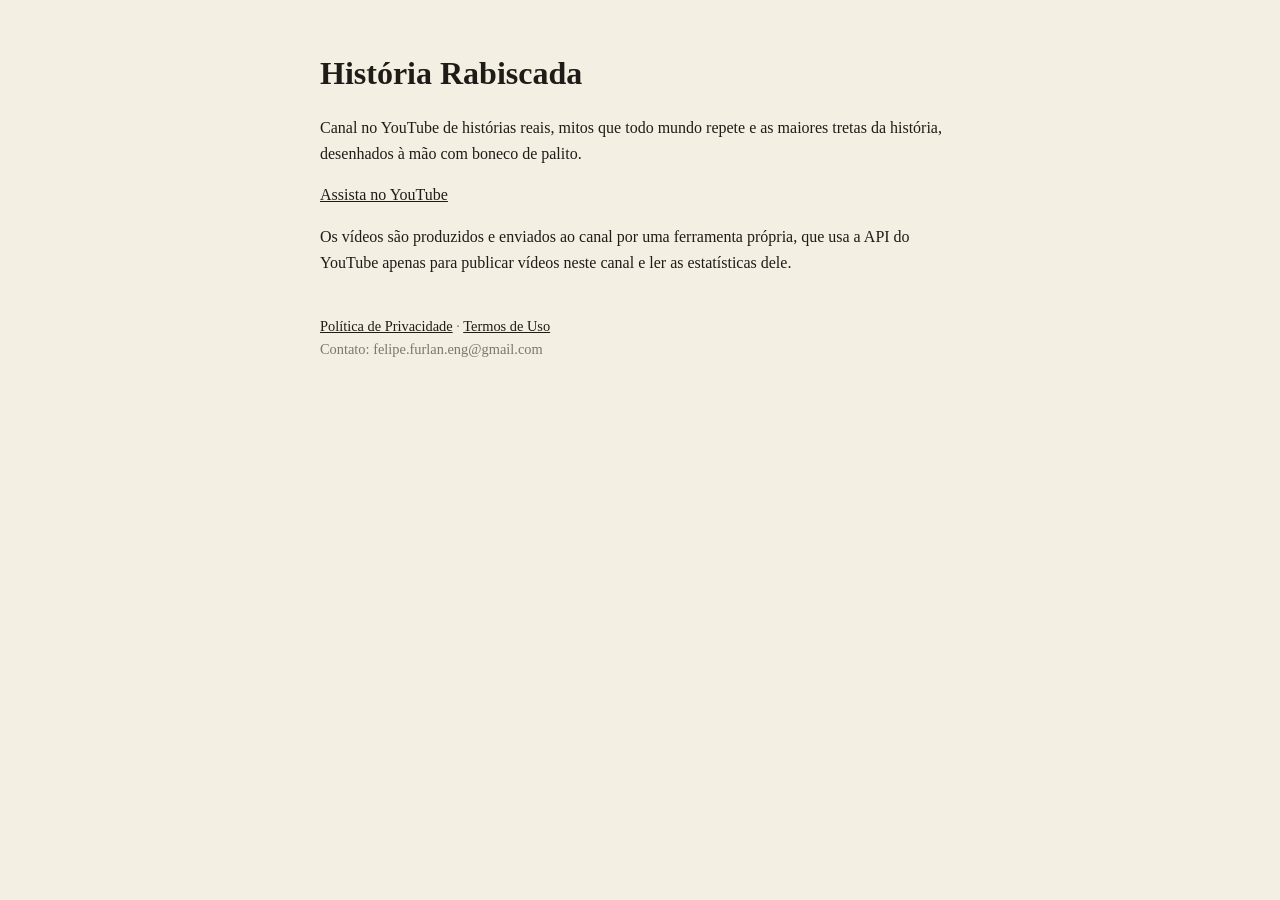
<file: historia-rabiscada/index.html>
<!doctype html>
<html lang="pt-BR">
<head>
<meta charset="utf-8">
<meta name="viewport" content="width=device-width, initial-scale=1">
<title>História Rabiscada</title>
<style>
  body{margin:0;background:#f4efe3;color:#1f1c18;font-family:Georgia,serif;line-height:1.6}
  main{max-width:640px;margin:0 auto;padding:48px 20px}
  h1{font-size:2rem;margin:0 0 8px}
  a{color:#1f1c18}
  footer{margin-top:40px;font-size:.9rem;color:#7d776c}
</style>
</head>
<body>
<main>
  <h1>História Rabiscada</h1>
  <p>Canal no YouTube de histórias reais, mitos que todo mundo repete e as maiores tretas da história, desenhados à mão com boneco de palito.</p>
  <p><a href="https://www.youtube.com/@rabiscodahistoria">Assista no YouTube</a></p>
  <p>Os vídeos são produzidos e enviados ao canal por uma ferramenta própria, que usa a API do YouTube apenas para publicar vídeos neste canal e ler as estatísticas dele.</p>
  <footer>
    <a href="privacidade.html">Política de Privacidade</a> · <a href="termos.html">Termos de Uso</a><br>
    Contato: felipe.furlan.eng@gmail.com
  </footer>
</main>
</body>
</html>
</file>
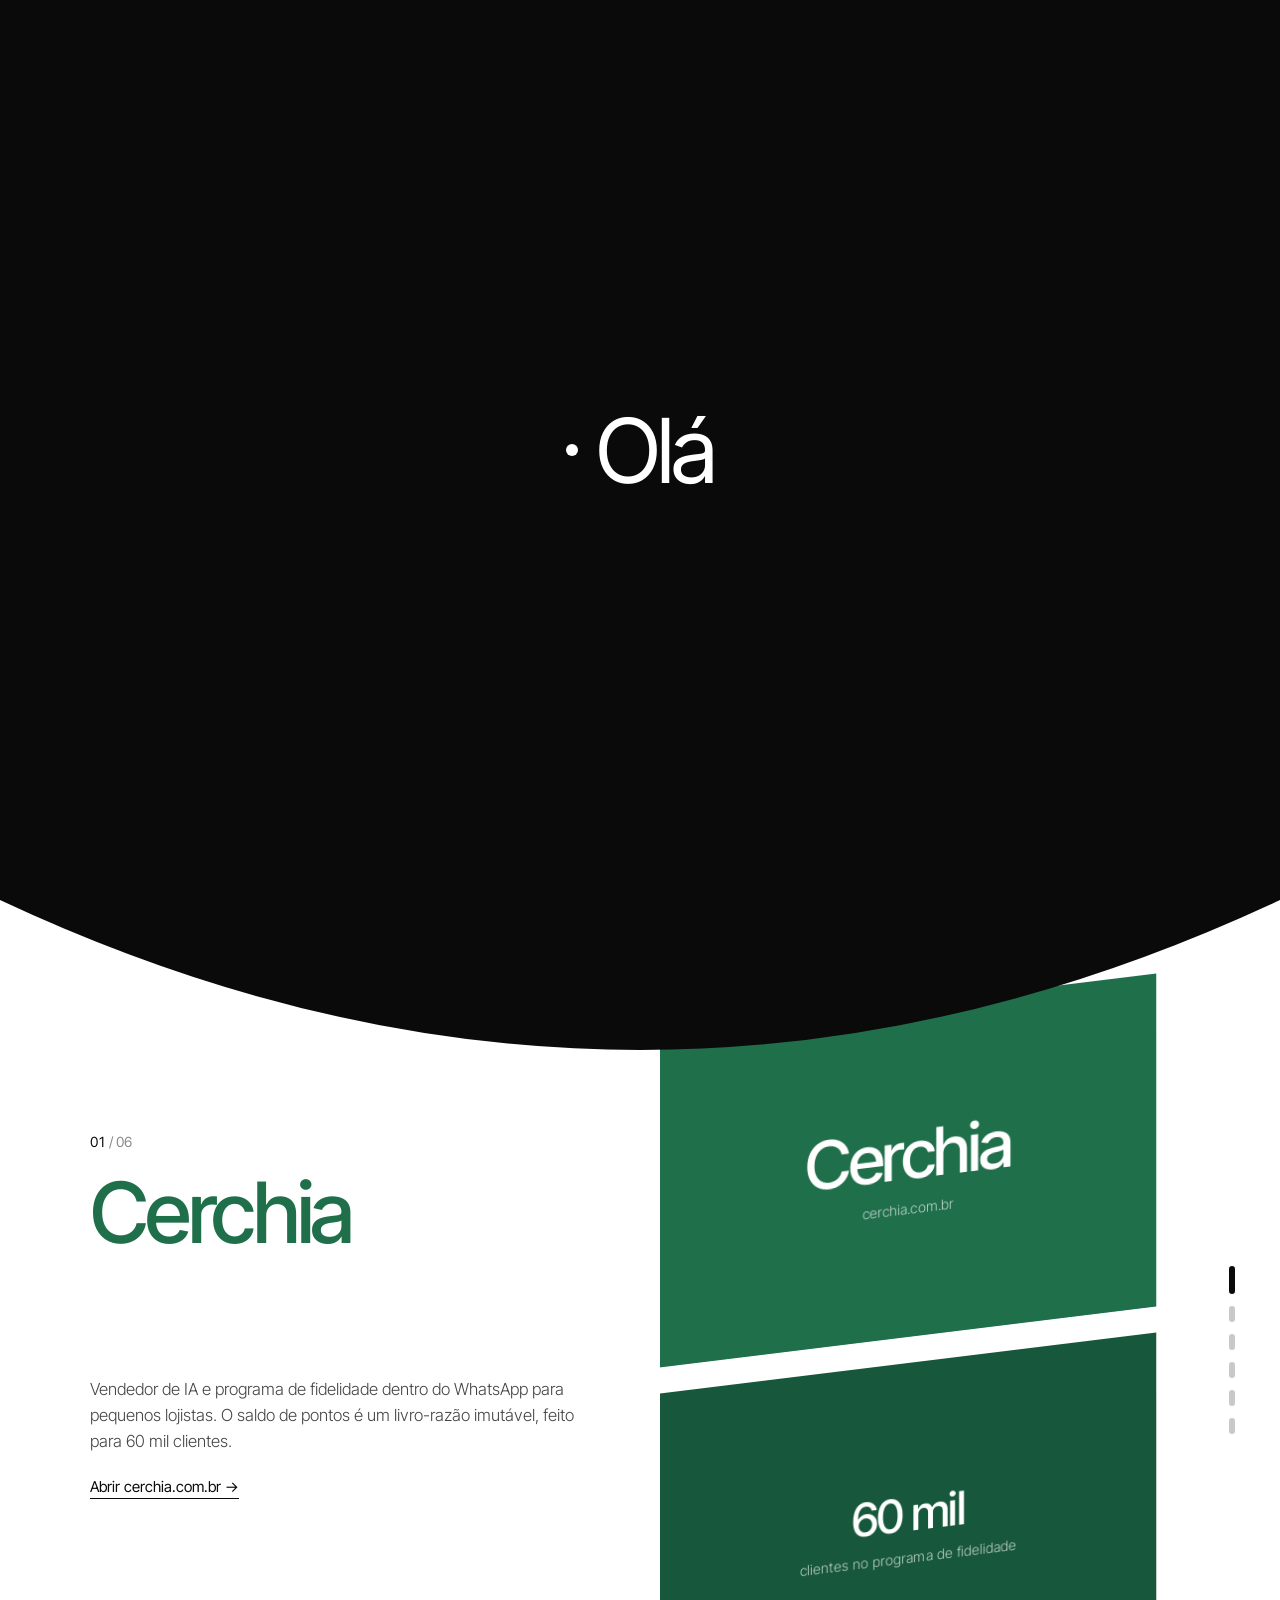
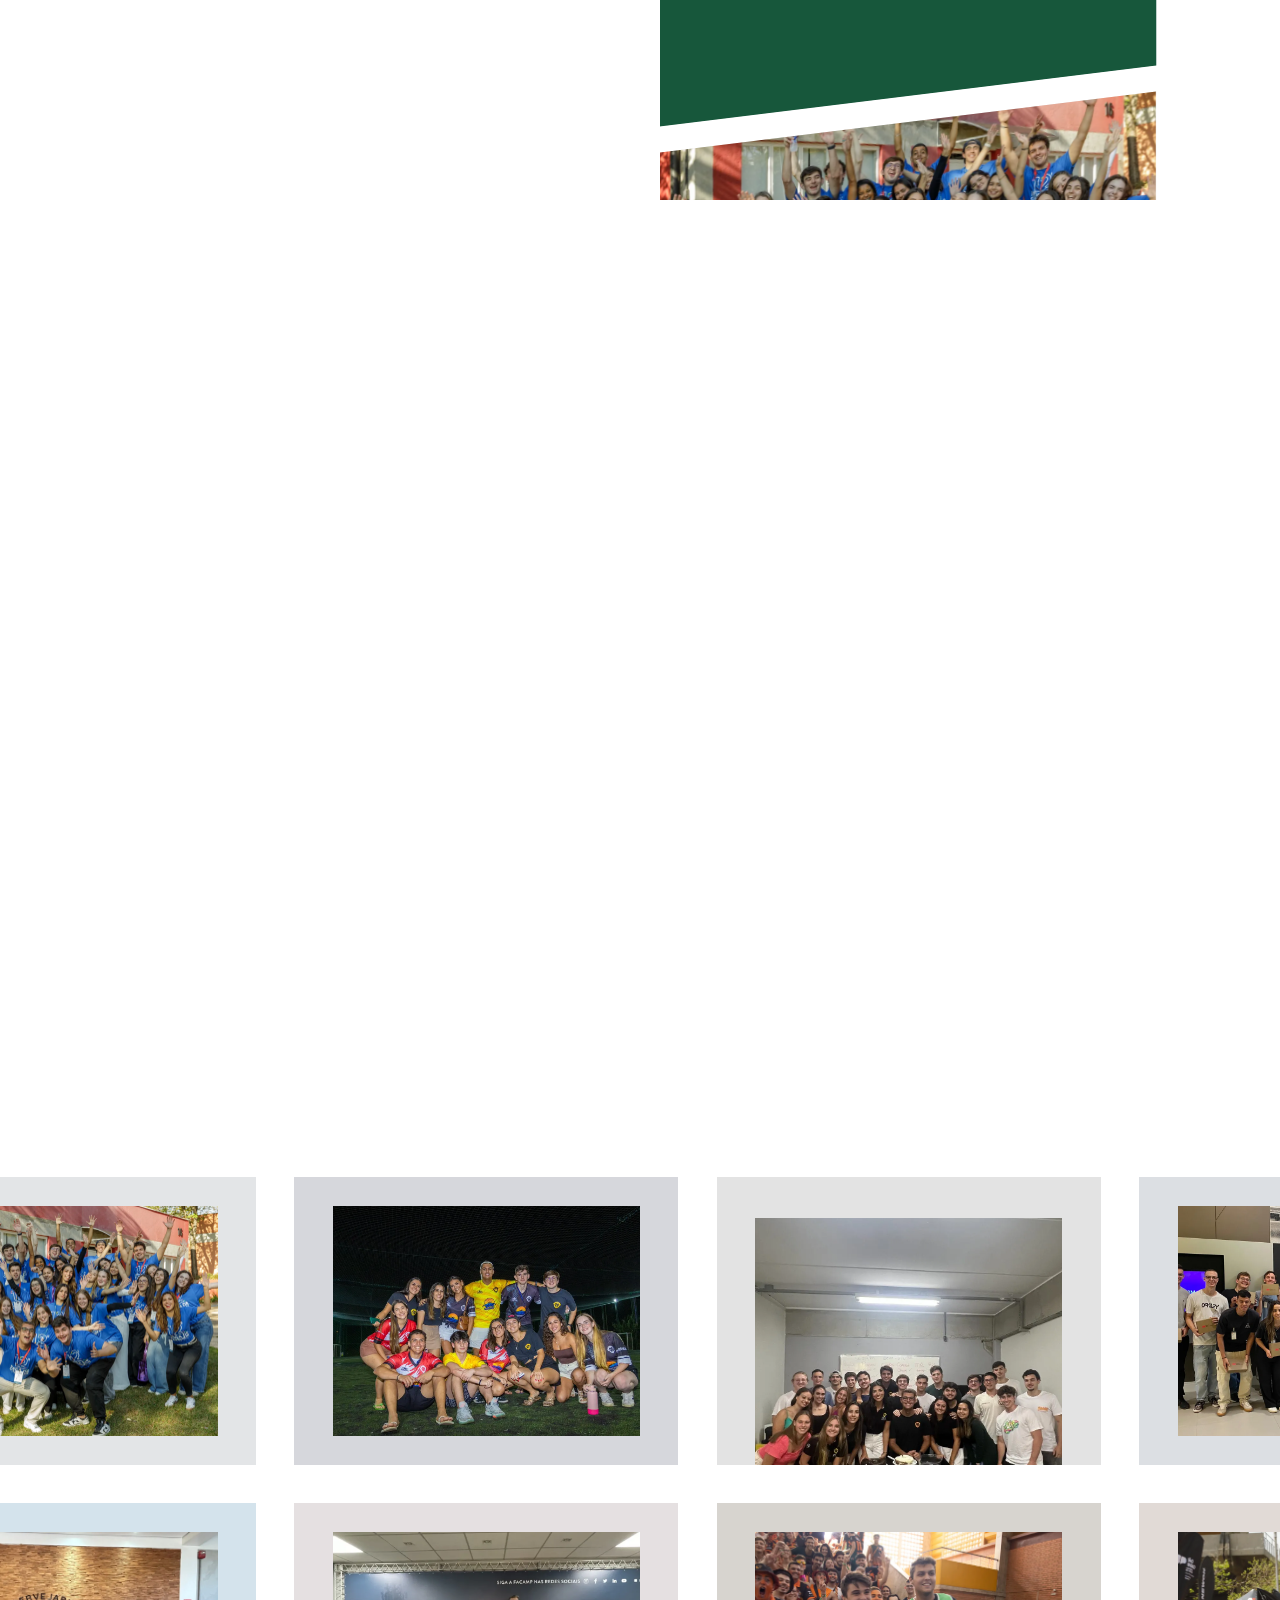
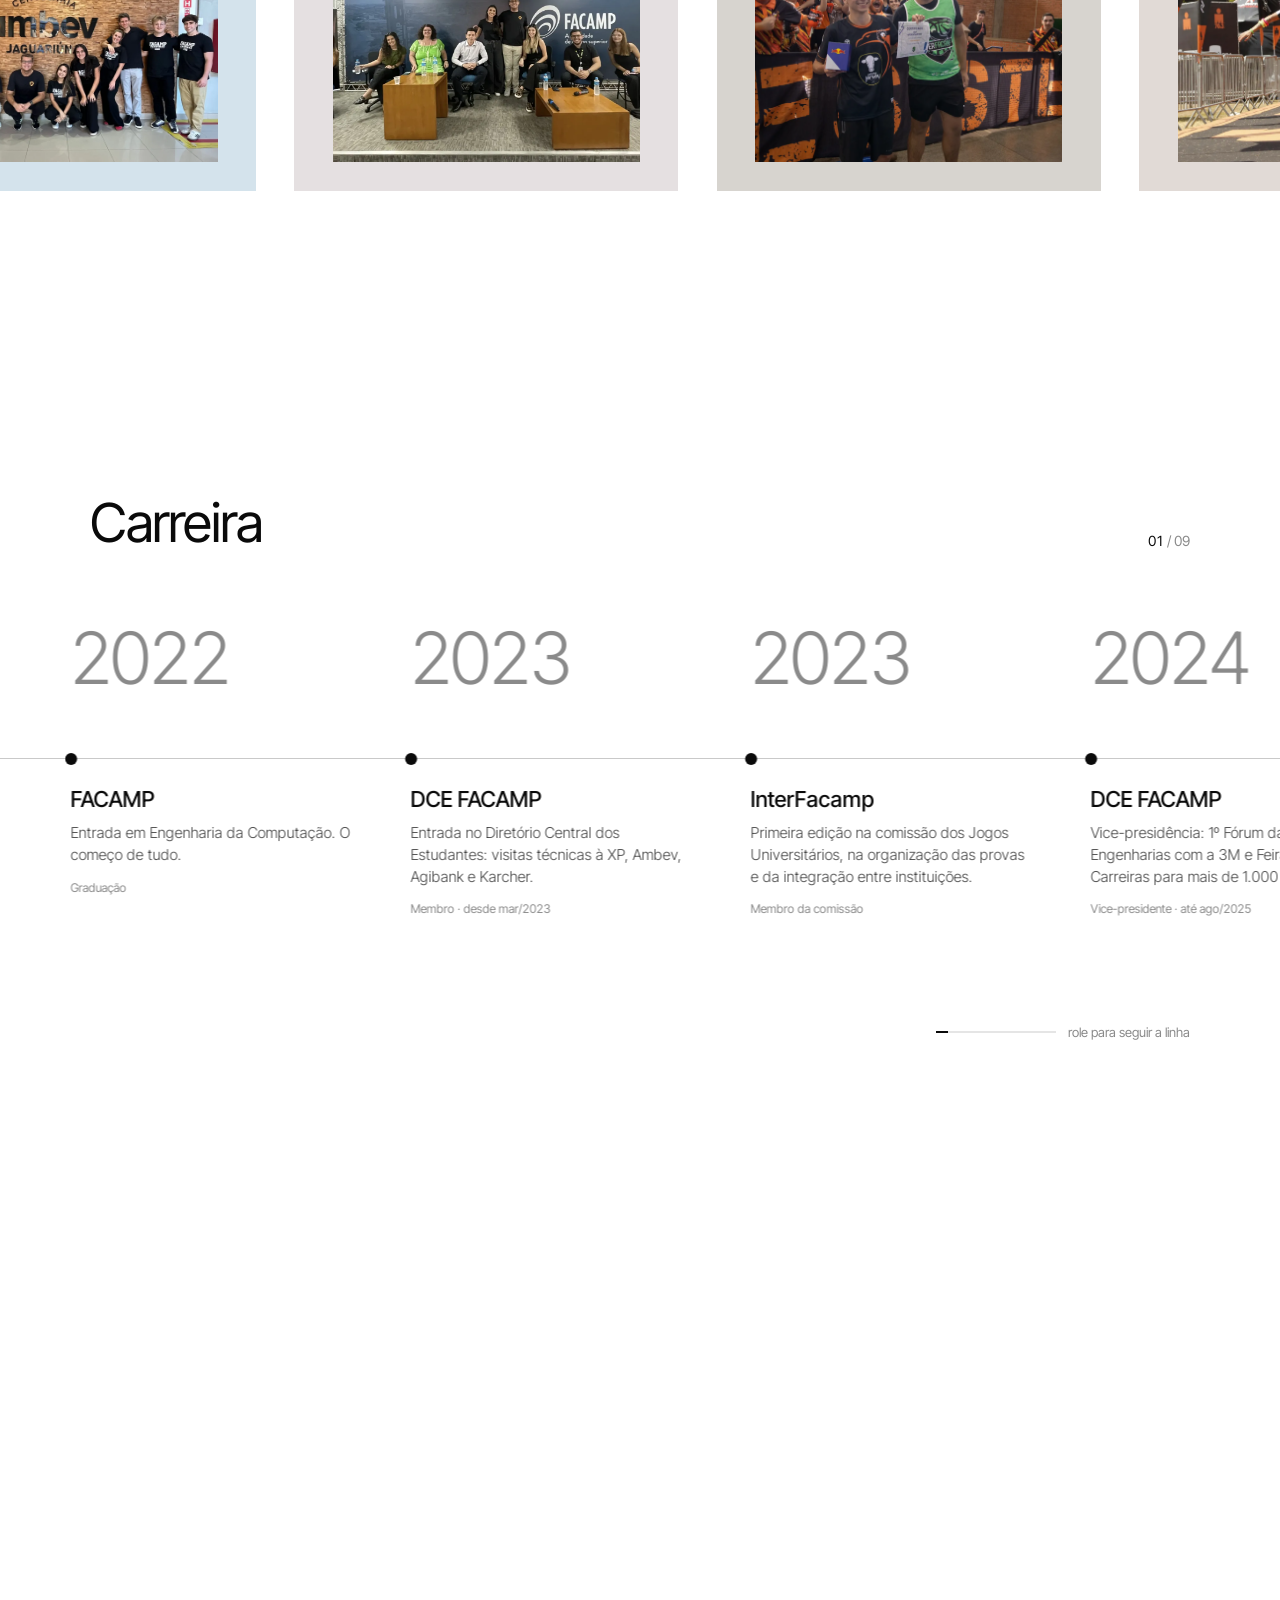
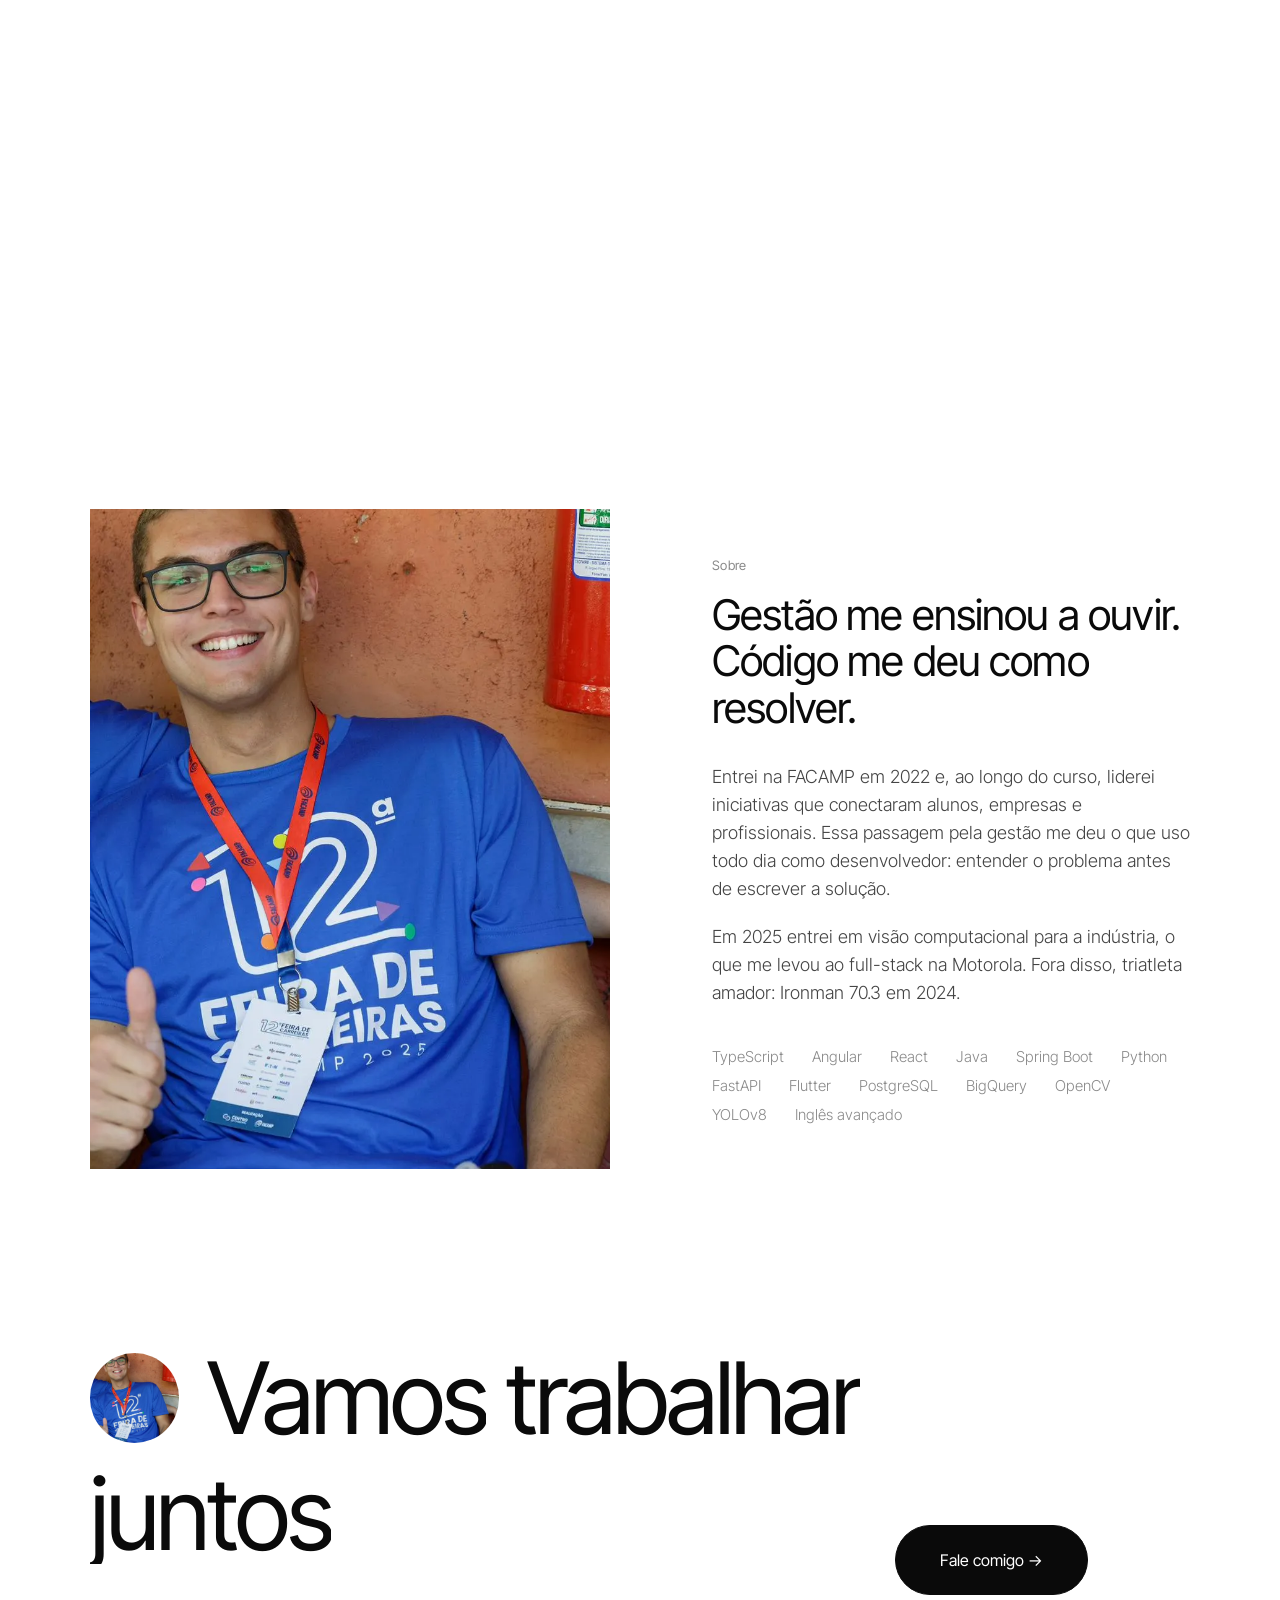
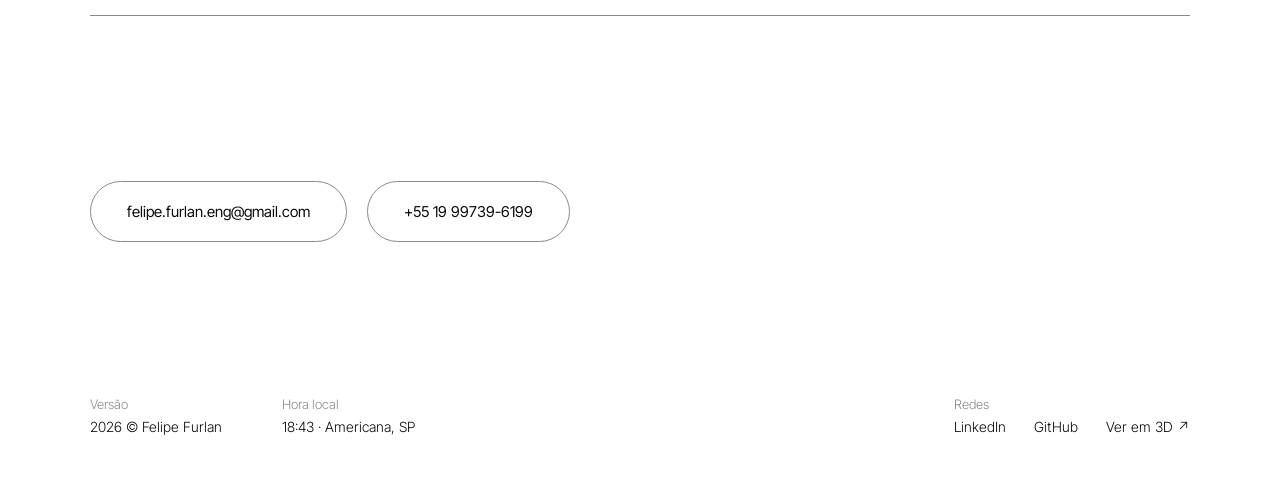
<file: site/index.html>
<!doctype html>
<html lang="pt-BR">
<head>
  <meta charset="utf-8" />
  <meta name="viewport" content="width=device-width, initial-scale=1" />
  <title>Felipe Furlan · Developer, engineer, project leader</title>
  <meta name="description" content="Felipe Furlan: desenvolvedor full-stack, R&amp;D na Motorola e engenheiro da computação pela FACAMP. Projetos em produção, carreira e contato." />
  <meta property="og:title" content="Felipe Furlan" />
  <meta property="og:description" content="Developer, engineer, project leader." />
  <meta property="og:image" content="img/felipe.webp" />
  <meta name="theme-color" content="#ffffff" />
  <link rel="preconnect" href="https://fonts.googleapis.com" />
  <link rel="preconnect" href="https://fonts.gstatic.com" crossorigin />
  <link href="https://fonts.googleapis.com/css2?family=Inter+Tight:wght@300;400;500&display=swap" rel="stylesheet" />
  <link rel="stylesheet" href="style.css" />
</head>
<body class="is-loading">

  <!-- Abertura: saudações em várias línguas, depois a cortina sobe com curva -->
  <div class="pre" data-pre aria-hidden="true">
    <p class="pre__word"><span></span><b data-pre-word>Olá</b></p>
    <svg class="pre__curve" preserveAspectRatio="none"><path data-pre-path d=""></path></svg>
  </div>

  <header class="nav" data-nav>
    <a href="#top" class="nav__logo" data-scroll><span class="nav__copy">©</span><span class="nav__name"><span>Code by</span><span>Felipe</span></span></a>
    <nav class="nav__links" aria-label="Principal">
      <a href="#projetos" class="nav__link" data-scroll data-magnetic>Projetos</a>
      <a href="#carreira" class="nav__link" data-scroll data-magnetic>Carreira</a>
      <a href="#sobre" class="nav__link" data-scroll data-magnetic>Sobre</a>
      <a href="#contato" class="nav__link" data-scroll data-magnetic>Contato</a>
    </nav>
  </header>

  <button class="burger" data-burger aria-label="Abrir menu" aria-expanded="false" data-magnetic><span class="burger__bar"></span></button>
  <div class="menu" data-menu aria-hidden="true">
    <svg class="menu__curve" preserveAspectRatio="none"><path data-menu-path d=""></path></svg>
    <div class="menu__body">
      <div class="menu__label">Navegação</div>
      <nav class="menu__links">
        <a href="#top" data-scroll>Início</a>
        <a href="#projetos" data-scroll>Projetos</a>
        <a href="#carreira" data-scroll>Carreira</a>
        <a href="#sobre" data-scroll>Sobre</a>
        <a href="#contato" data-scroll>Contato</a>
      </nav>
      <div class="menu__foot">
        <a href="https://www.linkedin.com/in/felipe-furlan-" target="_blank" rel="noreferrer">LinkedIn</a>
        <a href="https://github.com/lipefurlan" target="_blank" rel="noreferrer">GitHub</a>
        <a href="#" data-world>Ver em 3D ↗</a>
      </div>
    </div>
  </div>

  <main id="top">

    <!-- HERO: nome fixo, texto curto e carrossel de fotos em leque -->
    <section class="hero">
      <div class="hero__top">
        <h1 class="hero__name" data-words>Felipe Furlan</h1>
        <div class="hero__side">
          <p class="hero__intro" data-slide><b>Developer, engineer, project leader.</b> Full-stack em produção na Motorola, engenharia da computação pela FACAMP, a partir de Americana, SP.</p>
          <p class="hero__status" data-slide><i class="dot"></i>Disponível para projetos · <span data-clock>--:--</span> BRT</p>
        </div>
      </div>

      <div class="fan" data-fan aria-roledescription="carrossel" aria-label="Fotos" tabindex="0">
        <figure class="fan__card" data-cap="Hackathon na Brex · 2025"><img src="img/brex.webp" alt="Hackathon na Brex" /></figure>
        <figure class="fan__card" data-cap="Visita técnica à 3M · 2024"><img src="img/3m.webp" alt="Visita técnica à 3M" /></figure>
        <figure class="fan__card" data-cap="Feira de Carreiras FACAMP · 2025"><img src="img/felipe.webp" alt="Felipe Furlan" /></figure>
        <figure class="fan__card" data-cap="Equipe da Feira de Carreiras · 2025"><img src="img/feira-2025.webp" alt="Equipe da Feira de Carreiras" /></figure>
        <figure class="fan__card" data-cap="Ironman 70.3 São Paulo · 2024"><img src="img/ironman.webp" alt="Ironman 70.3 SP" /></figure>
      </div>

      <div class="hero__ctrl" data-slide>
        <button class="arrow" data-fan-prev aria-label="Foto anterior" data-magnetic data-strength="0.25"><span>←</span></button>
        <span class="hero__cap" data-fan-cap>Feira de Carreiras FACAMP · 2025</span>
        <button class="arrow" data-fan-next aria-label="Próxima foto" data-magnetic data-strength="0.25"><span>→</span></button>
      </div>
    </section>

    <!-- PROJETOS: vitrine fixada; o scroll troca título, texto e imagens inclinadas -->
    <section class="show" id="projetos" data-show>
      <div class="show__pin">
        <div class="show__left">
          <div class="show__count"><b data-show-i>01</b> / 06</div>
          <div class="show__titles" data-show-titles>
            <h2 style="--c:#1f6f4a">Cerchia</h2>
            <h2 style="--c:#c2410c">Site do DCE</h2>
            <h2 style="--c:#6d28d9">Visão computacional</h2>
            <h2 style="--c:#0f766e">Apps para a família</h2>
            <h2 style="--c:#1d4ed8">UniHub</h2>
            <h2 style="--c:#0a0a0a">Seu site aqui</h2>
          </div>
          <div class="show__texts" data-show-texts>
            <div><p>Vendedor de IA e programa de fidelidade dentro do WhatsApp para pequenos lojistas. O saldo de pontos é um livro-razão imutável, feito para 60 mil clientes.</p><a href="https://cerchia.com.br" target="_blank" rel="noreferrer">Abrir cerchia.com.br →</a></div>
            <div><p>Site institucional do Diretório Central dos Estudantes da FACAMP: a vitrine dos eventos, das visitas técnicas e da Feira de Carreiras para mais de 1.000 pessoas.</p><a href="#contato" data-scroll data-dce>Ver o site →</a></div>
            <div><p>Detecção de defeitos em peças injetadas para a Amanco Wavin, via CITEC FACAMP. YOLOv8 com mAP@0.5 de 88,6% e F1 de 0,88 em amostras reais de produção.</p><a href="#carreira" data-scroll>Ver na carreira →</a></div>
            <div><p>Tigela registra quem alimentou cada pet e avisa a casa inteira; Cadê o Carro controla a frota encostando o celular na tag NFC. React, FastAPI e PostgreSQL, em uso todo dia.</p><a href="https://tigela.felipefurlan.com.br" target="_blank" rel="noreferrer">Abrir a Tigela →</a></div>
            <div><p>Um "Wellhub para estudantes": check-in em academias parceiras, painel da academia e backoffice de operação. Flutter, FastAPI e PostgreSQL.</p><a href="https://app.felipefurlan.com.br" target="_blank" rel="noreferrer">Testar o app →</a></div>
            <div><p>Também faço sites e sistemas para outras pessoas e negócios. Este espaço está esperando o próximo projeto.</p><a href="#contato" data-scroll>Vamos conversar →</a></div>
          </div>
        </div>

        <div class="show__right" aria-hidden="true">
          <!-- dois painéis por projeto; o scroll percorre a pilha e o projeto ativo muda na metade -->
          <div class="show__stack" data-show-stack>
            <div class="panel panel--mark" data-p="0" style="background:#1f6f4a"><b>Cerchia</b><span>cerchia.com.br</span></div>
            <div class="panel panel--mark panel--mark-sm" data-p="0" style="background:#17573b"><b>60 mil</b><span>clientes no programa de fidelidade</span></div>
            <div class="panel" data-p="1"><img src="img/feira-2025.webp" alt="" /></div>
            <div class="panel" data-p="1"><img src="img/taca-dce-2025.webp" alt="" /></div>
            <div class="panel panel--mark panel--mark-sm" data-p="2" style="background:#4c1d95"><b>88,6%</b><span>mAP@0.5 na detecção de defeitos</span></div>
            <div class="panel" data-p="2"><img src="img/fateclog.webp" alt="" /></div>
            <div class="panel panel--shot" data-p="3" style="background:#e3efe8"><img src="img/app-tigela-d.webp" alt="" /></div>
            <div class="panel panel--shot" data-p="3" style="background:#dfe6ee"><img src="img/app-cadeocarro-d.webp" alt="" /></div>
            <div class="panel panel--logo" data-p="4" style="background:#1d4ed8"><img src="img/logo-unihub.webp" alt="" /></div>
            <div class="panel panel--mark panel--mark-sm" data-p="4" style="background:#1e40af"><b>App · Painel · Backoffice</b><span>app.felipefurlan.com.br</span></div>
            <div class="panel panel--mark panel--mark-sm" data-p="5" style="background:#0a0a0a"><b>Seu site aqui</b><span>o próximo pode ser o seu</span></div>
            <div class="panel" data-p="5"><img src="img/felipe-home.webp" alt="" /></div>
          </div>
        </div>

        <nav class="show__dots" aria-label="Projetos" data-show-dots></nav>
      </div>
    </section>

    <!-- FAIXA DE IMAGENS -->
    <section class="slides" data-slides>
      <div class="slides__row" data-slides-a>
        <div class="tile" style="background:#e3e5e7"><img src="img/feira-2025.webp" alt="Feira de Carreiras 2025" loading="lazy" /></div>
        <div class="tile" style="background:#d6d7dc"><img src="img/taca-dce-2025.webp" alt="Taça DCE 2025" loading="lazy" /></div>
        <div class="tile" style="background:#e3e3e3"><img src="img/equipe-2024.webp" alt="Equipe DCE 2024" loading="lazy" /></div>
        <div class="tile" style="background:#dcdfe3"><img src="img/3m.webp" alt="Visita técnica à 3M" loading="lazy" /></div>
      </div>
      <div class="slides__row" data-slides-b>
        <div class="tile" style="background:#d4e3ec"><img src="img/visita-ambev.webp" alt="Visita à Ambev" loading="lazy" /></div>
        <div class="tile" style="background:#e5e0e1"><img src="img/roda-conversa.webp" alt="Roda de conversa" loading="lazy" /></div>
        <div class="tile" style="background:#d7d4cf"><img src="img/interfacamp-co.webp" alt="Comissão InterFacamp" loading="lazy" /></div>
        <div class="tile" style="background:#e1dad6"><img src="img/ironman.webp" alt="Ironman 70.3" loading="lazy" /></div>
      </div>
      <div class="slides__curve" data-slides-curve><div></div></div>
    </section>

    <!-- CARREIRA -->
    <section class="career" id="carreira" data-career>
      <div class="career__pin">
        <div class="career__head">
          <h2>Carreira</h2>
          <span class="career__count"><b data-career-i>01</b> / 09</span>
        </div>
        <div class="career__view">
          <div class="career__rail"><i data-career-progress></i></div>
          <div class="career__track" data-career-track>
            <article class="mile"><b>2022</b><i></i><h3>FACAMP</h3><p>Entrada em Engenharia da Computação. O começo de tudo.</p><small>Graduação</small></article>
            <article class="mile"><b>2023</b><i></i><h3>DCE FACAMP</h3><p>Entrada no Diretório Central dos Estudantes: visitas técnicas à XP, Ambev, Agibank e Karcher.</p><small>Membro · desde mar/2023</small></article>
            <article class="mile"><b>2023</b><i></i><h3>InterFacamp</h3><p>Primeira edição na comissão dos Jogos Universitários, na organização das provas e da integração entre instituições.</p><small>Membro da comissão</small></article>
            <article class="mile"><b>2024</b><i></i><h3>DCE FACAMP</h3><p>Vice-presidência: 1º Fórum das Engenharias com a 3M e Feira de Carreiras para mais de 1.000 pessoas.</p><small>Vice-presidente · até ago/2025</small></article>
            <article class="mile"><b>2024</b><i></i><h3>InterFacamp</h3><p>Organização geral dos Jogos Universitários: estatutos, regulamentos, segurança e integração entre instituições.</p><small>Presidente da comissão</small></article>
            <article class="mile"><b>2025</b><i></i><h3>CITEC · Amanco Wavin</h3><p>Visão computacional com YOLOv8 para defeitos em peças injetadas: mAP@0.5 de 88,6% e F1 de 0,88.</p><small>Pesquisador</small></article>
            <article class="mile"><b>2025</b><i></i><h3>CEAF · ArcelorMittal Gonvarri</h3><p>Mapeamento de processos com BPMN e MFV para reduzir lead time e setup.</p><small>Parceria acadêmica</small></article>
            <article class="mile"><b>2025</b><i></i><h3>FATECLOG</h3><p>Palestra sobre IA + ERP para operações inbound no maior congresso de logística do Brasil.</p><small>Palestrante</small></article>
            <article class="mile mile--now"><b>2026</b><i></i><h3>Motorola Mobility</h3><p>Consolidação de custos na plataforma global de PLCM: 200+ produtos e 400 planilhas viraram um sistema só. Em produção desde ago/2026.</p><small>R&amp;D · Angular, Java, BigQuery</small></article>
          </div>
        </div>
        <div class="career__hint"><span class="career__bar"><i data-career-bar></i></span>role para seguir a linha</div>
      </div>
    </section>

    <!-- SOBRE -->
    <section class="about" id="sobre">
      <figure class="about__photo"><img src="img/felipe.webp" alt="Felipe Furlan" data-parallax /></figure>
      <div class="about__text">
        <span class="eyebrow" data-fade>Sobre</span>
        <h2 data-words>Gestão me ensinou a ouvir. Código me deu como resolver.</h2>
        <p data-fade>Entrei na FACAMP em 2022 e, ao longo do curso, liderei iniciativas que conectaram alunos, empresas e profissionais. Essa passagem pela gestão me deu o que uso todo dia como desenvolvedor: entender o problema antes de escrever a solução.</p>
        <p data-fade>Em 2025 entrei em visão computacional para a indústria, o que me levou ao full-stack na Motorola. Fora disso, triatleta amador: Ironman 70.3 em 2024.</p>
        <ul class="about__skills" data-fade>
          <li>TypeScript</li><li>Angular</li><li>React</li><li>Java</li><li>Spring Boot</li><li>Python</li><li>FastAPI</li><li>Flutter</li><li>PostgreSQL</li><li>BigQuery</li><li>OpenCV</li><li>YOLOv8</li><li>Inglês avançado</li>
        </ul>
      </div>
    </section>
  </main>

  <!-- CONTATO -->
  <footer class="contact" id="contato">
    <div class="contact__title">
      <div class="contact__line1"><img src="img/felipe.webp" alt="" /><h2 data-words>Vamos trabalhar</h2></div>
      <div class="contact__line2">
        <h2 data-words>juntos</h2>
        <div class="contact__rule"></div>
        <a href="mailto:felipe.furlan.eng@gmail.com" class="pill pill--dark contact__cta" data-magnetic data-strength="0.3"><span>Fale comigo →</span></a>
      </div>
    </div>
    <div class="contact__pills">
      <button class="pill" data-copy="felipe.furlan.eng@gmail.com" data-magnetic data-strength="0.2"><span>felipe.furlan.eng@gmail.com</span><i class="pill__fill"></i></button>
      <a class="pill" href="tel:+5519997396199" data-magnetic data-strength="0.2"><span>+55 19 99739-6199</span><i class="pill__fill"></i></a>
    </div>
    <div class="contact__foot">
      <div class="contact__cols">
        <div><small>Versão</small><span>2026 © Felipe Furlan</span></div>
        <div><small>Hora local</small><span><span data-clock>--:--</span> · Americana, SP</span></div>
      </div>
      <div><small>Redes</small><span class="contact__social">
        <a href="https://www.linkedin.com/in/felipe-furlan-" target="_blank" rel="noreferrer">LinkedIn</a>
        <a href="https://github.com/lipefurlan" target="_blank" rel="noreferrer">GitHub</a>
        <a href="#" data-world>Ver em 3D ↗</a>
      </span></div>
    </div>
  </footer>

  <div class="toast" data-toast>E-mail copiado</div>

  <script src="vendor/gsap.min.js"></script>
  <script src="vendor/ScrollTrigger.min.js"></script>
  <script src="vendor/lenis.min.js"></script>
  <script src="main.js"></script>
</body>
</html>
</file>
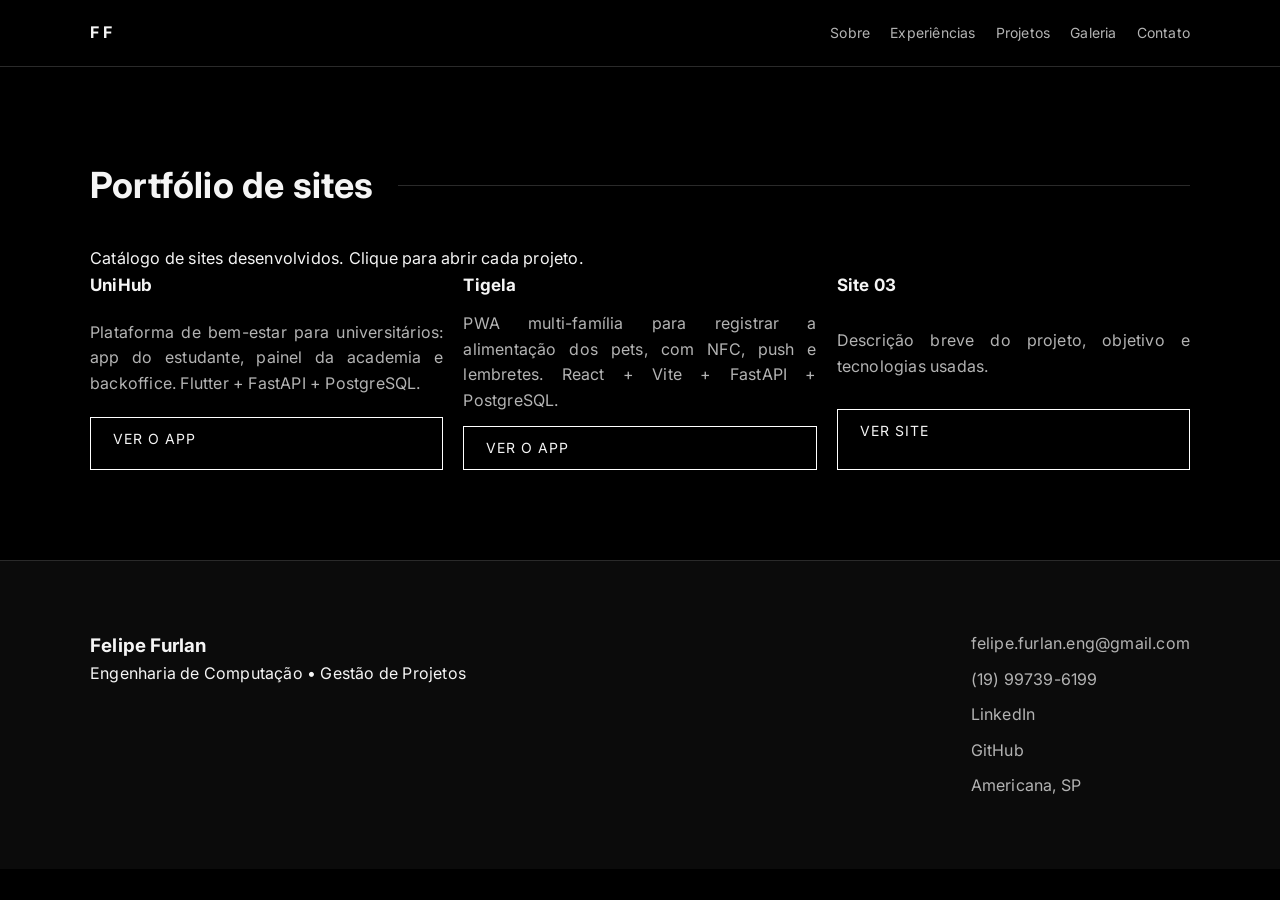
<file: portfolio-sites.html>
<!DOCTYPE html>
<html lang="pt-BR">
  <head>
    <meta charset="UTF-8" />
    <meta name="viewport" content="width=device-width, initial-scale=1.0" />
    <title>Portfólio de sites | Felipe Furlan</title>
    <link rel="preconnect" href="https://fonts.googleapis.com" />
    <link rel="preconnect" href="https://fonts.gstatic.com" crossorigin />
    <link
      href="https://fonts.googleapis.com/css2?family=Inter:wght@300;400;500;600;700&display=swap"
      rel="stylesheet"
    />
    <link rel="stylesheet" href="assets/css/style.css" />
  </head>
  <body>
    <header class="site-header">
      <div class="container">
        <nav class="nav">
          <div class="logo">FF</div>
          <div class="nav-links">
            <a href="index.html#sobre">Sobre</a>
            <a href="index.html#experiencias">Experiências</a>
            <a href="index.html#projetos">Projetos</a>
            <a href="index.html#galeria">Galeria</a>
            <a href="index.html#contato">Contato</a>
          </div>
        </nav>
      </div>
    </header>

    <main>
      <section class="section reveal">
        <div class="container">
          <div class="section-header">
            <h2>Portfólio de sites</h2>
            <div class="divider"></div>
          </div>
          <p class="lead">
            Catálogo de sites desenvolvidos. Clique para abrir cada projeto.
          </p>
          <div class="cards">
            <article class="card">
              <h3>UniHub</h3>
              <p>
                Plataforma de bem-estar para universitários: app do estudante,
                painel da academia e backoffice. Flutter + FastAPI + PostgreSQL.
              </p>
              <a
                class="btn"
                href="https://app.felipefurlan.com.br"
                target="_blank"
                rel="noreferrer"
                >Ver o app</a
              >
            </article>
            <article class="card">
              <h3>Tigela</h3>
              <p>
                PWA multi-família para registrar a alimentação dos pets, com NFC,
                push e lembretes. React + Vite + FastAPI + PostgreSQL.
              </p>
              <a
                class="btn"
                href="https://tigela.felipefurlan.com.br"
                target="_blank"
                rel="noreferrer"
                >Ver o app</a
              >
            </article>
            <article class="card">
              <h3>Site 03</h3>
              <p>Descrição breve do projeto, objetivo e tecnologias usadas.</p>
              <a class="btn" href="#" target="_blank" rel="noreferrer"
                >Ver site</a
              >
            </article>
          </div>
        </div>
      </section>
    </main>

    <footer class="footer reveal">
      <div class="container footer-grid">
        <div>
          <h3>Felipe Furlan</h3>
          <p>Engenharia de Computação • Gestão de Projetos</p>
        </div>
        <div class="footer-links">
          <a href="mailto:felipe.furlan.eng@gmail.com">felipe.furlan.eng@gmail.com</a>
          <a href="tel:+5519997396199">(19) 99739-6199</a>
          <a
            href="https://www.linkedin.com/in/felipe-furlan-"
            target="_blank"
            rel="noreferrer"
            >LinkedIn</a
          >
          <a
            href="https://github.com/lipefurlan"
            target="_blank"
            rel="noreferrer"
            >GitHub</a
          >
          <span>Americana, SP</span>
        </div>
      </div>
    </footer>

    <script src="assets/js/script.js"></script>
  </body>
</html>
</file>
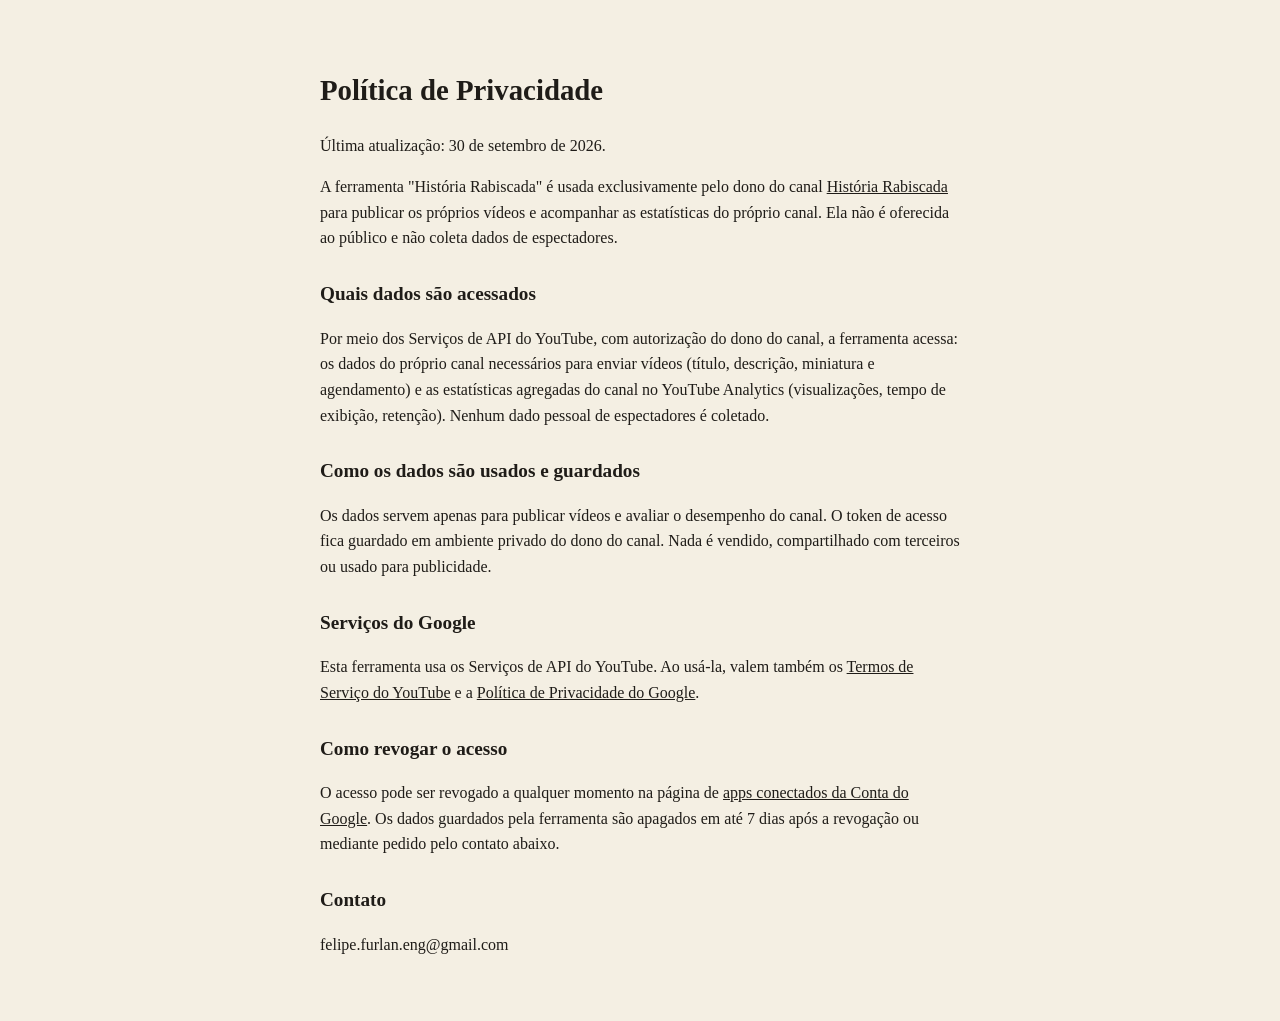
<file: historia-rabiscada/privacidade.html>
<!doctype html>
<html lang="pt-BR">
<head>
<meta charset="utf-8">
<meta name="viewport" content="width=device-width, initial-scale=1">
<title>Política de Privacidade — História Rabiscada</title>
<style>
  body{margin:0;background:#f4efe3;color:#1f1c18;font-family:Georgia,serif;line-height:1.6}
  main{max-width:640px;margin:0 auto;padding:48px 20px}
  h1{font-size:1.8rem} h2{font-size:1.2rem;margin-top:28px}
  a{color:#1f1c18}
</style>
</head>
<body>
<main>
  <h1>Política de Privacidade</h1>
  <p>Última atualização: 30 de setembro de 2026.</p>

  <p>A ferramenta "História Rabiscada" é usada exclusivamente pelo dono do canal <a href="https://www.youtube.com/@rabiscodahistoria">História Rabiscada</a> para publicar os próprios vídeos e acompanhar as estatísticas do próprio canal. Ela não é oferecida ao público e não coleta dados de espectadores.</p>

  <h2>Quais dados são acessados</h2>
  <p>Por meio dos Serviços de API do YouTube, com autorização do dono do canal, a ferramenta acessa: os dados do próprio canal necessários para enviar vídeos (título, descrição, miniatura e agendamento) e as estatísticas agregadas do canal no YouTube Analytics (visualizações, tempo de exibição, retenção). Nenhum dado pessoal de espectadores é coletado.</p>

  <h2>Como os dados são usados e guardados</h2>
  <p>Os dados servem apenas para publicar vídeos e avaliar o desempenho do canal. O token de acesso fica guardado em ambiente privado do dono do canal. Nada é vendido, compartilhado com terceiros ou usado para publicidade.</p>

  <h2>Serviços do Google</h2>
  <p>Esta ferramenta usa os Serviços de API do YouTube. Ao usá-la, valem também os <a href="https://www.youtube.com/t/terms">Termos de Serviço do YouTube</a> e a <a href="https://policies.google.com/privacy">Política de Privacidade do Google</a>.</p>

  <h2>Como revogar o acesso</h2>
  <p>O acesso pode ser revogado a qualquer momento na página de <a href="https://myaccount.google.com/connections">apps conectados da Conta do Google</a>. Os dados guardados pela ferramenta são apagados em até 7 dias após a revogação ou mediante pedido pelo contato abaixo.</p>

  <h2>Contato</h2>
  <p>felipe.furlan.eng@gmail.com</p>
</main>
</body>
</html>
</file>
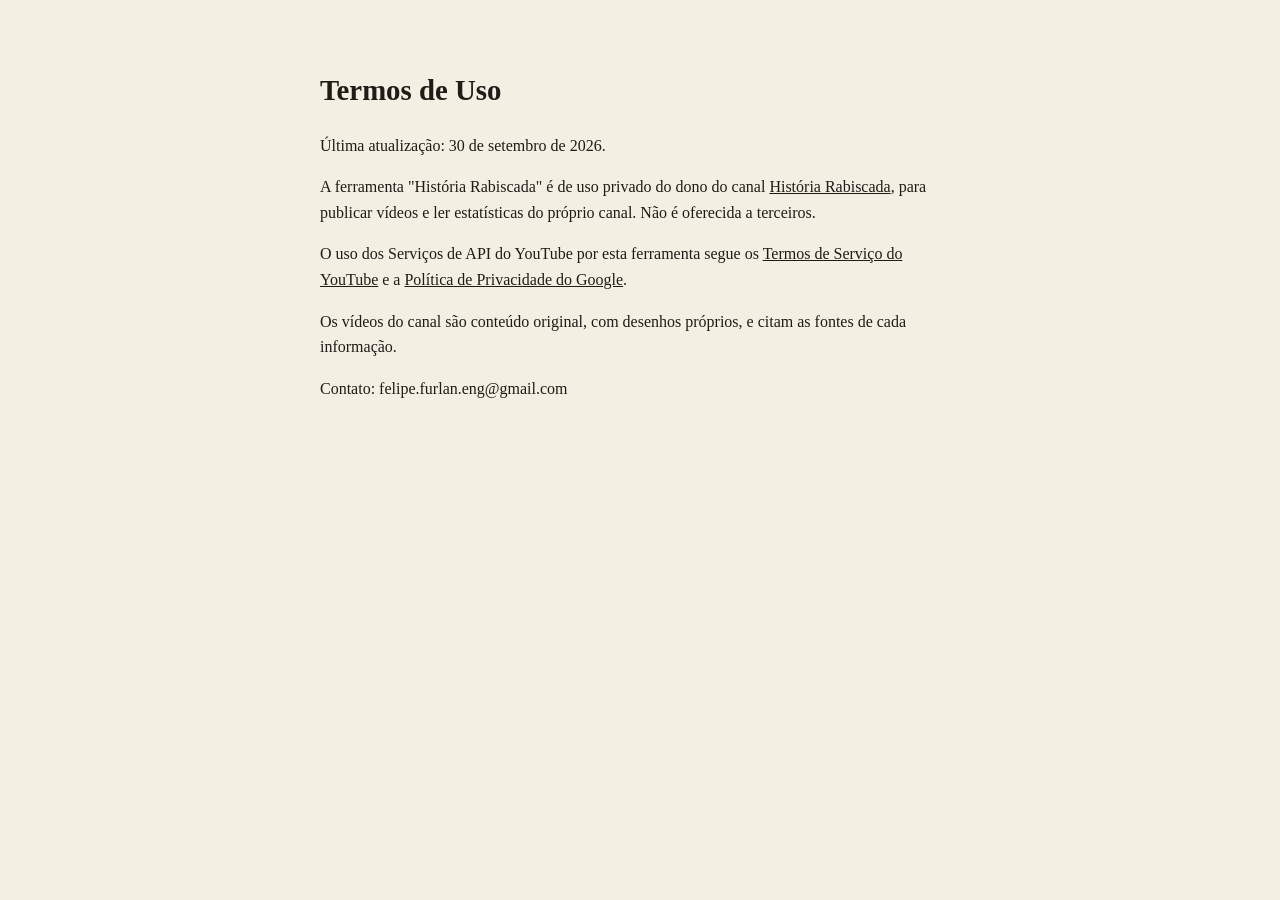
<file: historia-rabiscada/termos.html>
<!doctype html>
<html lang="pt-BR">
<head>
<meta charset="utf-8">
<meta name="viewport" content="width=device-width, initial-scale=1">
<title>Termos de Uso — História Rabiscada</title>
<style>
  body{margin:0;background:#f4efe3;color:#1f1c18;font-family:Georgia,serif;line-height:1.6}
  main{max-width:640px;margin:0 auto;padding:48px 20px}
  h1{font-size:1.8rem}
  a{color:#1f1c18}
</style>
</head>
<body>
<main>
  <h1>Termos de Uso</h1>
  <p>Última atualização: 30 de setembro de 2026.</p>
  <p>A ferramenta "História Rabiscada" é de uso privado do dono do canal <a href="https://www.youtube.com/@rabiscodahistoria">História Rabiscada</a>, para publicar vídeos e ler estatísticas do próprio canal. Não é oferecida a terceiros.</p>
  <p>O uso dos Serviços de API do YouTube por esta ferramenta segue os <a href="https://www.youtube.com/t/terms">Termos de Serviço do YouTube</a> e a <a href="https://policies.google.com/privacy">Política de Privacidade do Google</a>.</p>
  <p>Os vídeos do canal são conteúdo original, com desenhos próprios, e citam as fontes de cada informação.</p>
  <p>Contato: felipe.furlan.eng@gmail.com</p>
</main>
</body>
</html>
</file>
<file: site/style.css>
/* Felipe Furlan · landing page
   Base: fundo branco, Inter Tight, duas cores e um acento. */

:root {
  --bg: #ffffff;
  --fg: #0a0a0a;
  --mute: #8a8a8a;
  --soft: #444444;
  --line: #c9c9c9;
  --accent: #455ce9;
  --pad: clamp(20px, 7vw, 100px);
  --ease-out: cubic-bezier(0.33, 1, 0.68, 1);
  --ease-io: cubic-bezier(0.76, 0, 0.24, 1);
  --ease-in: cubic-bezier(0.32, 0, 0.67, 0);
}

*, *::before, *::after { box-sizing: border-box; }
html { scroll-behavior: auto; }
body {
  margin: 0;
  background: var(--bg);
  color: var(--fg);
  font-family: 'Inter Tight', system-ui, -apple-system, 'Segoe UI', sans-serif;
  font-weight: 400;
  -webkit-font-smoothing: antialiased;
  overflow-x: hidden;
}
body.is-loading { overflow: hidden; }
a { color: inherit; text-decoration: none; }
img { display: block; max-width: 100%; }
button { font: inherit; color: inherit; background: none; border: 0; padding: 0; cursor: pointer; }
h1, h2, h3, p, figure, ul { margin: 0; }
ul { padding: 0; list-style: none; }

.eyebrow { font-size: 13px; color: var(--mute); letter-spacing: 0.02em; }
.dot { display: inline-block; width: 9px; height: 9px; border-radius: 50%; background: var(--accent); margin-right: 8px; vertical-align: 1px; }

/* ---------- Preloader ---------- */
.pre {
  position: fixed; inset: 0; z-index: 99;
  background: var(--fg); color: #fff;
  display: grid; place-items: center;
}
.pre__word { position: relative; z-index: 1; display: flex; align-items: center; gap: 18px; font-size: clamp(44px, 7vw, 96px); font-weight: 400; letter-spacing: -0.03em; opacity: 0; }
.pre__word span { width: 12px; height: 12px; border-radius: 50%; background: #fff; }
.pre__word b { font-weight: 400; }
.pre__curve { position: absolute; top: 100%; left: 0; width: 100%; height: 300px; fill: var(--fg); }

/* ---------- Nav ---------- */
.nav {
  position: absolute; top: 0; left: 0; right: 0; z-index: 10;
  display: flex; justify-content: space-between; align-items: center;
  padding: 34px var(--pad); font-size: 15px;
}
.nav__logo { display: flex; align-items: center; gap: 8px; overflow: hidden; }
.nav__name { display: inline-flex; gap: 0.3em; }
.nav__links { display: flex; gap: 40px; }
.nav__link { position: relative; display: inline-block; padding: 8px 0; }
.nav__link::after {
  content: ''; position: absolute; left: 50%; bottom: 0; width: 5px; height: 5px; border-radius: 50%;
  background: var(--fg); transform: translateX(-50%) scale(0); transition: transform 0.25s var(--ease-io);
}
.nav__link:hover::after { transform: translateX(-50%) scale(1); }

.burger {
  position: fixed; right: var(--pad); top: 28px; z-index: 80;
  width: 80px; height: 80px; border-radius: 50%; background: var(--fg);
  display: grid; place-items: center; transform: scale(0);
}
.burger__bar, .burger__bar::before, .burger__bar::after {
  content: ''; display: block; width: 36px; height: 1px; background: #fff; transition: transform 0.3s var(--ease-io);
}
.burger__bar { position: relative; }
.burger__bar::before { position: absolute; top: -6px; }
.burger__bar::after { position: absolute; top: 6px; }
.burger[aria-expanded="true"] .burger__bar { background: transparent; }
.burger[aria-expanded="true"] .burger__bar::before { transform: translateY(6px) rotate(45deg); }
.burger[aria-expanded="true"] .burger__bar::after { transform: translateY(-6px) rotate(-45deg); }
.burger.is-on { transform: scale(1); }

.menu {
  position: fixed; top: 0; right: 0; bottom: 0; z-index: 70;
  width: min(480px, 100vw); background: #141516; color: #fff;
  transform: translateX(calc(100% + 100px));
  padding: 100px 40px 50px; display: flex; flex-direction: column;
}
.menu__curve { position: absolute; top: 0; left: -99px; width: 100px; height: 100%; fill: #141516; }
.menu__body { display: flex; flex-direction: column; height: 100%; }
.menu__label { font-size: 12px; color: #999; text-transform: uppercase; letter-spacing: 0.08em; padding-bottom: 20px; border-bottom: 1px solid #444; }
.menu__links { display: flex; flex-direction: column; gap: 8px; padding-top: 30px; flex: 1; }
.menu__links a { font-size: clamp(40px, 6vw, 56px); font-weight: 300; line-height: 1.15; opacity: 0; transform: translateX(80px); }
.menu__links a:hover { color: #999; }
.menu__foot { display: flex; gap: 32px; font-size: 13px; color: #999; }
.menu__foot a:hover { color: #fff; }

/* ---------- Hero ---------- */
.hero {
  position: relative; min-height: 100vh; min-height: 100svh;
  padding: 130px var(--pad) 40px; overflow: hidden;
  display: flex; flex-direction: column; justify-content: space-between;
}
.hero__top { display: grid; grid-template-columns: minmax(0, 1fr) 380px; gap: 60px; align-items: end; }
.hero__name { font-size: clamp(56px, 9.5vw, 136px); font-weight: 500; letter-spacing: -0.045em; line-height: 0.92; }
.hero__side { display: flex; flex-direction: column; gap: 18px; padding-bottom: 10px; }
.hero__intro { font-size: 17px; line-height: 1.5; font-weight: 300; color: var(--soft); }
.hero__intro b { font-weight: 500; color: var(--fg); }
.hero__status { font-size: 14px; color: var(--mute); font-variant-numeric: tabular-nums; }

.fan { position: relative; height: clamp(260px, 34vw, 440px); margin: clamp(40px, 5vw, 70px) calc(-1 * var(--pad)) 0; outline: none; cursor: grab; touch-action: pan-y; user-select: none; }
.fan:active { cursor: grabbing; }
.fan__card {
  position: absolute; top: 0; left: 50%; overflow: hidden; margin: 0; transform: translateX(-50%);
  width: clamp(120px, 16.5vw, 240px); aspect-ratio: 3 / 3.9;
  box-shadow: 0 30px 60px -30px rgba(0, 0, 0, 0.45);
  transform-origin: 50% 120%; will-change: transform;
}
.fan__card img { width: 100%; height: 100%; object-fit: cover; pointer-events: none; }
.hero__ctrl { display: flex; align-items: center; justify-content: center; gap: 28px; margin-top: 28px; }
.hero__cap { font-size: 14px; color: var(--mute); min-width: 260px; text-align: center; }
.arrow {
  width: 56px; height: 56px; border-radius: 50%; border: 1px solid var(--line);
  display: grid; place-items: center; font-size: 18px; transition: background 0.3s, color 0.3s, border-color 0.3s;
}
.arrow:hover { background: var(--fg); color: #fff; border-color: var(--fg); }

/* Botões pílula */
.pill {
  position: relative; display: inline-flex; align-items: center; justify-content: center;
  border: 1px solid var(--mute); border-radius: 3em; padding: 20px 36px; font-size: 15px; overflow: hidden;
}
.pill span { position: relative; z-index: 1; transition: color 0.4s linear; }
.pill:hover span { color: #fff; }
.pill__fill { position: absolute; left: 0; width: 100%; height: 150%; top: 100%; border-radius: 50%; background: var(--fg); }
.pill--dark { background: var(--fg); color: #fff; border-color: var(--fg); padding: 24px 44px; font-size: 16px; }
.pill--dark:hover { background: var(--accent); border-color: var(--accent); }

/* ---------- Vitrine de projetos ---------- */
.show { position: relative; background: var(--bg); }
.show__pin {
  height: 100vh; height: 100svh; display: grid; grid-template-columns: minmax(0, 1fr) minmax(0, 1.05fr);
  padding: 0 var(--pad); align-items: center; overflow: hidden; position: relative;
}
.show__left { position: relative; z-index: 2; display: flex; flex-direction: column; gap: 24px; padding-right: 40px; }
.show__count { font-size: 14px; color: var(--mute); font-variant-numeric: tabular-nums; }
.show__count b { font-weight: 400; color: var(--fg); display: inline-block; }
.show__titles { position: relative; height: clamp(130px, 14vw, 230px); }
.show__titles h2 {
  position: absolute; left: 0; top: 0; margin: 0; width: 100%;
  font-size: clamp(48px, 6.6vw, 104px); font-weight: 500; letter-spacing: -0.04em; line-height: 0.92; color: var(--c);
  opacity: 0; transform: translateY(40px); pointer-events: none;
}
.show__titles h2.is-on { pointer-events: auto; }
.show__titles h2 .words-mask { overflow: hidden; display: inline-block; vertical-align: bottom; padding-bottom: 0.08em; margin-bottom: -0.08em; }
.show__texts { position: relative; min-height: 190px; }
.show__texts > div { position: absolute; inset: 0 auto auto 0; width: 100%; max-width: 520px; opacity: 0; transform: translateY(24px); pointer-events: none; }
.show__texts > div.is-on { pointer-events: auto; }
.show__texts p { font-size: clamp(16px, 1.3vw, 19px); line-height: 1.55; font-weight: 300; color: var(--soft); margin-bottom: 22px; }
.show__texts a { display: inline-block; font-size: 15px; font-weight: 400; border-bottom: 1px solid var(--fg); padding-bottom: 2px; }
.show__texts a:hover { color: var(--accent); border-color: var(--accent); }

.show__right { position: relative; height: 100%; }
.show__stack { position: absolute; left: 6%; right: 6%; top: 50%; display: flex; flex-direction: column; gap: 26px; will-change: transform; }
.panel {
  position: relative; flex: 0 0 auto; height: clamp(220px, 26vw, 400px); overflow: hidden; background: #e9e9e9;
  display: flex; align-items: center; justify-content: center; will-change: transform;
}
.panel img { width: 100%; height: 120%; object-fit: cover; will-change: transform; }
.panel--shot img { width: 86%; height: auto; box-shadow: 0 30px 60px -30px rgba(0, 0, 0, 0.45); transform: translateY(12%); }
.panel--logo img { width: 26%; height: auto; border-radius: 22%; box-shadow: 0 30px 60px -30px rgba(0, 0, 0, 0.5); }
.panel--mark { flex-direction: column; gap: 12px; color: #fff; text-align: center; padding: 0 8%; }
.panel--mark b { font-size: clamp(44px, 5.2vw, 84px); font-weight: 500; letter-spacing: -0.04em; line-height: 0.95; }
.panel--mark span { font-size: 14px; font-weight: 300; opacity: 0.7; }
.panel--mark-sm b { font-size: clamp(32px, 3.6vw, 56px); }
.show__dots { position: absolute; right: calc(var(--pad) / 2); top: 50%; transform: translateY(-50%); display: flex; flex-direction: column; gap: 12px; z-index: 3; }
.show__dots button { width: 6px; height: 16px; border-radius: 4px; background: var(--line); transition: height 0.4s var(--ease-io), background 0.3s; }
.show__dots button.is-on { height: 28px; background: var(--fg); }

/* Celular: sem fixar; cada projeto vira um bloco */
.show--static .show__pin { height: auto; display: block; padding: 60px var(--pad) 40px; }
.show--static .show__titles { height: auto; }
.show--static .show__left > h2, .show--static .show__left > div { position: static; opacity: 1; transform: none; pointer-events: auto; display: block; }
.show--static .show__left > h2 { font-size: clamp(36px, 9vw, 48px); margin: 36px 0 12px; }
.show--static .show__left > h2:first-of-type { margin-top: 0; }
.show--static .show__texts { min-height: 0; }
.show--static .show__right { height: auto; margin-top: 30px; }
.show--static .show__stack { position: static; transform: none; flex-direction: row; gap: 14px; overflow-x: auto; padding-bottom: 10px; scroll-snap-type: x mandatory; }
.show--static .panel { flex: 0 0 78%; height: 230px; scroll-snap-align: start; }
.show--static .show__left > h2, .show--static .show__left > div { opacity: 1 !important; transform: none !important; }
.show--static .show__dots, .show--static .show__count { display: none; }

/* ---------- Faixa de imagens ---------- */
.slides { position: relative; padding-top: clamp(40px, 6vw, 100px); overflow: hidden; background: var(--bg); z-index: 1; }
.slides__row { display: flex; gap: 3vw; width: 120vw; margin-left: -10vw; will-change: transform; }
.slides__row + .slides__row { margin-top: 3vw; }
.tile { position: relative; flex: 0 0 25%; aspect-ratio: 4 / 3; display: grid; place-items: center; overflow: hidden; }
.tile img { width: 80%; height: 80%; object-fit: cover; }
.tile img.tile__phone { width: auto; height: 80%; }
.slides__curve { position: relative; height: 50px; margin-top: clamp(40px, 6vw, 100px); }
.slides__curve div {
  position: absolute; left: -10%; width: 120%; top: 0; height: 1550%;
  border-radius: 0 0 50% 50%; background: var(--bg); z-index: 1;
  box-shadow: 0 60px 50px rgba(0, 0, 0, 0.75);
}

/* ---------- Carreira ---------- */
.career { position: relative; background: var(--bg); }
.career__pin { height: 100vh; height: 100svh; display: flex; flex-direction: column; justify-content: center; padding: 0 var(--pad); overflow: hidden; }
.career__head { display: flex; justify-content: space-between; align-items: end; margin-bottom: clamp(40px, 6vw, 80px); }
.career__head h2 { font-size: clamp(40px, 4.2vw, 60px); font-weight: 400; letter-spacing: -0.02em; line-height: 1; }
.career__count { font-size: 14px; color: var(--mute); font-variant-numeric: tabular-nums; }
.career__count b { font-weight: 400; color: var(--fg); }
.career__view { position: relative; height: clamp(300px, 42vh, 420px); margin: 0 calc(-1 * var(--pad)); }
.career__rail { position: absolute; left: 0; right: 0; top: 132px; height: 1px; background: var(--line); }
.career__rail i { position: absolute; left: 0; top: 0; height: 1px; width: 0; background: var(--accent); }
.career__track { position: absolute; left: var(--pad); top: 0; display: flex; gap: 60px; will-change: transform; }
.mile { position: relative; width: 280px; flex: 0 0 280px; }
.mile b { display: block; font-size: 72px; font-weight: 300; line-height: 0.9; letter-spacing: -0.03em; color: var(--mute); }
.mile i { position: absolute; left: -5px; top: 127px; width: 12px; height: 12px; border-radius: 50%; background: var(--fg); }
.mile--now i { background: var(--accent); }
.mile--now b { color: var(--accent); }
.mile h3 { margin: 96px 0 10px; font-size: 22px; font-weight: 500; line-height: 1.15; }
.mile p { font-size: 15px; font-weight: 300; line-height: 1.45; color: var(--soft); }
.mile small { display: block; margin-top: 14px; font-size: 12px; color: var(--mute); }
.career__hint { display: flex; align-items: center; gap: 12px; justify-content: flex-end; font-size: 13px; color: var(--mute); margin-top: 20px; }
.career__bar { position: relative; width: 120px; height: 2px; background: #e5e5e5; }
.career__bar i { position: absolute; left: 0; top: 0; height: 2px; width: 10%; background: var(--fg); }

/* ---------- Sobre ---------- */
.about {
  display: grid; grid-template-columns: minmax(0, 520px) minmax(0, 1fr); gap: clamp(40px, 8vw, 120px);
  padding: clamp(100px, 11vw, 160px) var(--pad) 0; align-items: center;
}
.about__photo { overflow: hidden; aspect-ratio: 520 / 660; }
.about__photo img { width: 100%; height: 120%; object-fit: cover; }
.about__text h2 { margin: 18px 0 32px; font-size: clamp(30px, 3.3vw, 48px); font-weight: 400; letter-spacing: -0.02em; line-height: 1.1; }
.about__text p { margin: 0 0 20px; font-size: 18px; line-height: 1.55; font-weight: 300; color: var(--soft); }
.about__skills { display: flex; flex-wrap: wrap; gap: 10px 28px; margin-top: 40px; font-size: 15px; font-weight: 300; color: var(--mute); }

/* ---------- Contato ---------- */
.contact { padding: clamp(140px, 14vw, 200px) var(--pad) 50px; }
.contact h2 { font-size: clamp(44px, 7.8vw, 112px); font-weight: 400; letter-spacing: -0.03em; line-height: 1; }
.contact__line1 { display: flex; align-items: center; gap: 28px; }
.contact__line1 img { width: clamp(50px, 7vw, 100px); height: clamp(50px, 7vw, 100px); border-radius: 50%; object-fit: cover; }
.contact__line2 { position: relative; margin-top: 16px; padding-bottom: clamp(80px, 9vw, 130px); }
.contact__rule { position: absolute; left: 0; right: 0; top: calc(100% - clamp(40px, 5vw, 70px)); height: 1px; background: var(--mute); }
.contact__cta { position: absolute; right: clamp(0px, 8vw, 120px); top: calc(100% - clamp(100px, 12vw, 160px)); }
.contact__pills { display: flex; flex-wrap: wrap; gap: 20px; margin-top: clamp(60px, 8vw, 130px); }
.contact__foot { display: flex; justify-content: space-between; flex-wrap: wrap; gap: 30px; margin-top: clamp(100px, 12vw, 180px); font-size: 14px; font-weight: 300; }
.contact__foot small { display: block; font-size: 13px; color: var(--mute); margin-bottom: 6px; }
.contact__cols { display: flex; gap: 60px; }
.contact__social { display: flex; gap: 28px; }
.contact__social a:hover { color: var(--accent); }

/* ---------- Toast ---------- */
.toast {
  position: fixed; left: 50%; bottom: 30px; transform: translate(-50%, 20px); z-index: 90;
  background: var(--fg); color: #fff; padding: 12px 20px; border-radius: 999px; font-size: 14px;
  opacity: 0; pointer-events: none; transition: all 0.3s var(--ease-io);
}
.toast.is-on { opacity: 1; transform: translate(-50%, 0); }

/* ---------- Reveals ---------- */
[data-slide] { opacity: 0; transform: translateY(40px); }
[data-fade] { opacity: 0; transform: translateY(24px); }
.w { display: inline-block; }
.words-mask { display: inline-block; overflow: hidden; vertical-align: bottom; }
.words-mask .w { transform: translateY(110%); }

/* ---------- Responsivo ---------- */
@media (max-width: 900px) {
  .nav__links { display: none; }
  .burger { width: 64px; height: 64px; top: 16px; }
  .hero { padding-top: 90px; }
  .hero__top { grid-template-columns: 1fr; gap: 24px; }
  .hero__name { font-size: 64px; }
  .fan { height: 280px; margin-top: 30px; }
  .fan__card { width: 150px; }
  .hero__cap { min-width: 0; font-size: 12px; }
  .slides__row { width: 160vw; margin-left: -30vw; }
  .career__pin { padding: 0 var(--pad); }
  .mile { width: 240px; flex-basis: 240px; }
  .mile b { font-size: 56px; }
  .about { grid-template-columns: 1fr; }
  .about__photo { max-width: 360px; }
  .contact__cta { position: static; margin-top: 24px; }
  .contact__rule { top: auto; bottom: 0; }
  .contact__line2 { padding-bottom: 40px; }
  .contact__cols { gap: 30px; flex-wrap: wrap; }
}

@media (prefers-reduced-motion: reduce) {
  [data-slide], [data-fade] { opacity: 1; transform: none; }
  .words-mask .w { transform: none; }
  .statement__text .w { opacity: 1; }
}
.show--static .show__left { gap: 0; padding-right: 0; }
.show--static .show__left > div { max-width: none; }
.fan__card img { pointer-events: none; -webkit-user-drag: none; }
</file>
<file: assets/css/style.css>
* {
  box-sizing: border-box;
  margin: 0;
  padding: 0;
}

:root {
  color-scheme: dark;
  --bg: #000000;
  --bg-soft: #0b0b0b;
  --bg-card: #111111;
  --text: #f5f5f5;
  --muted: #b3b3b3;
  --line: #2a2a2a;
  --accent: #ffffff;
}

body {
  font-family: "Inter", sans-serif;
  background: var(--bg);
  color: var(--text);
  line-height: 1.6;
  letter-spacing: 0.2px;
}

p {
  text-align: justify;
}

a {
  color: inherit;
  text-decoration: none;
}

img {
  display: block;
  width: 100%;
}

button {
  border: none;
  background: none;
  color: inherit;
  font: inherit;
  cursor: pointer;
}

.container {
  width: min(1100px, 90%);
  margin: 0 auto;
}

.site-header {
  position: sticky;
  top: 0;
  z-index: 10;
  background: rgba(0, 0, 0, 0.85);
  border-bottom: 1px solid var(--line);
  backdrop-filter: blur(10px);
}

.nav {
  display: flex;
  align-items: center;
  justify-content: space-between;
  padding: 20px 0;
  gap: 24px;
}

.logo {
  font-weight: 700;
  letter-spacing: 4px;
}

.nav-links {
  display: flex;
  gap: 20px;
  font-size: 14px;
  color: var(--muted);
  align-items: center;
}

.nav-links a:hover {
  color: var(--accent);
}

.nav-language {
  display: inline-flex;
  align-items: center;
  border: 1px solid var(--line);
}

.lang-toggle {
  border: 0;
  background: transparent;
  color: var(--muted);
  font: inherit;
  font-size: 12px;
  letter-spacing: 1px;
  text-transform: uppercase;
  padding: 6px 10px;
  transition: all 0.2s ease;
  display: inline-flex;
  align-items: center;
}

.lang-toggle.is-active {
  background: var(--accent);
  color: var(--bg);
}

.lang-toggle:not(.is-active):hover {
  background: rgba(255, 255, 255, 0.12);
  color: var(--text);
}

.lang-toggle:focus-visible {
  outline: 1px solid var(--accent);
  outline-offset: 2px;
}

.sr-only {
  position: absolute;
  width: 1px;
  height: 1px;
  padding: 0;
  margin: -1px;
  overflow: hidden;
  clip: rect(0, 0, 0, 0);
  white-space: nowrap;
  border: 0;
}

.hero {
  padding: 110px 0 80px;
}

.hero-grid {
  display: grid;
  grid-template-columns: 1.2fr 0.8fr;
  gap: 48px;
  align-items: start;
}

.eyebrow {
  text-transform: uppercase;
  font-size: 12px;
  color: var(--muted);
  letter-spacing: 3px;
}

h1 {
  font-size: clamp(40px, 6vw, 72px);
  line-height: 1.05;
  margin: 16px 0;
}

.subtitle {
  font-size: 18px;
  color: var(--muted);
  margin-bottom: 16px;
}

.lead {
  font-size: 16.2px;
  max-width: 100%;
  color: var(--text);
}

.hero-actions {
  margin-top: 28px;
  display: flex;
  gap: 16px;
}

.btn {
  border: 1px solid var(--accent);
  padding: 10px 22px;
  font-size: 14px;
  letter-spacing: 1px;
  text-transform: uppercase;
  transition: all 0.2s ease;
}

.btn.is-hidden {
  display: none;
}

.btn:hover {
  background: var(--accent);
  color: var(--bg);
}

.btn.ghost {
  border-color: var(--line);
  color: var(--muted);
}

.btn.ghost:hover {
  border-color: var(--accent);
  color: var(--bg);
}

.hero-panel {
  display: flex;
  flex-direction: column;
  gap: 20px;
  max-width: 100%;
}

.hero-info {
  margin-top: 28px;
  display: grid;
  grid-template-columns: repeat(2, minmax(0, 1fr));
  gap: 24px;
}

.hero-photo {
  width: 100%;
}

.modal-trigger {
  display: block;
  width: 100%;
  border-radius: 14px;
  overflow: hidden;
  border: 1px solid var(--line);
}

.hero-photo img {
  width: 100%;
  height: auto;
  filter: grayscale(100%);
}

.info-card {
  padding: 0;
  border: 0;
  background: none;
}

.info-card h3 {
  font-size: 16px;
  margin-bottom: 12px;
}

.info-card ul {
  list-style: none;
  display: grid;
  gap: 8px;
  color: var(--muted);
}

.info-card a {
  color: var(--muted);
}

.info-card a:hover {
  color: var(--accent);
}

.section {
  padding: 90px 0;
}

#sobre {
  padding-top: 60px;
}

.section-header {
  display: flex;
  align-items: center;
  gap: 24px;
  margin-bottom: 32px;
}

.section-header h2 {
  font-size: clamp(28px, 3vw, 36px);
}

.divider {
  flex: 1;
  height: 1px;
  background: var(--line);
}

.about-grid {
  display: grid;
  grid-template-columns: 1.1fr 0.9fr;
  gap: 40px;
}

.about-text p {
  color: var(--muted);
  margin-bottom: 18px;
}

.about-skills {
  display: grid;
  gap: 20px;
}

.skill-block {
  border: 0;
  padding: 0;
  background: none;
}

.skill-block h3 {
  font-size: 15px;
  margin-bottom: 10px;
}

.skill-block p {
  color: var(--muted);
  font-size: 14px;
}

.timeline {
  display: grid;
  gap: 36px;
}

.timeline-item {
  display: grid;
  grid-template-columns: 12px 1fr;
  column-gap: 20px;
  align-items: start;
  padding: 0;
  border: 0;
  background: none;
}

.timeline-dot {
  width: 6px;
  height: 6px;
  border-radius: 50%;
  background: var(--accent);
  margin-top: 8px;
}

.timeline-content {
  text-align: left;
  display: grid;
  gap: 6px;
}

.timeline-content h3 {
  font-size: 18px;
  margin: 0;
}

.experience-company {
  font-size: 13px;
  color: var(--muted);
  text-transform: uppercase;
  letter-spacing: 1px;
}

.experience-meta {
  font-size: 13px;
  color: var(--muted);
}

.experience-description {
  color: var(--muted);
  text-align: justify;
  max-width: 100%;
}

.experience-list {
  color: var(--muted);
  list-style: disc;
  padding-left: 20px;
  display: grid;
  gap: 6px;
  max-width: 100%;
}

.experience-list li {
  text-align: justify;
}

.cards {
  display: grid;
  grid-template-columns: repeat(auto-fit, minmax(220px, 1fr));
  gap: 20px;
}

.card {
  border: 0;
  padding: 0;
  background: none;
  display: grid;
  gap: 12px;
  min-height: unset;
}

.card.is-featured {
  grid-column: 1 / -1;
}

.card h3 {
  font-size: 17px;
}

.card p {
  color: var(--muted);
}

.tag {
  font-size: 12px;
  text-transform: uppercase;
  letter-spacing: 1px;
  color: var(--muted);
}

.gallery-grid {
  display: grid;
  grid-template-columns: repeat(auto-fit, minmax(280px, 1fr));
  gap: 24px;
}

.gallery-item {
  padding: 0;
  border: 0;
  background: none;
  overflow: hidden;
  text-align: left;
  display: block;
  aspect-ratio: 4 / 3;
  border-radius: 10px;
}

.gallery-item img {
  filter: grayscale(100%);
  transform: scale(1);
  transition: transform 0.35s ease-out, filter 0.35s ease-out;
  height: 100%;
  object-fit: cover;
  border-radius: inherit;
}

.gallery-item:hover img,
.gallery-item:focus-visible img {
  filter: grayscale(0%);
  transform: scale(1.05);
}

.gallery-item:focus-visible {
  outline: 1px solid var(--line);
  outline-offset: 6px;
}

.footer {
  padding: 70px 0;
  border-top: 1px solid var(--line);
  background: var(--bg-soft);
}

.footer-grid {
  display: flex;
  justify-content: space-between;
  gap: 24px;
  flex-wrap: wrap;
}

.footer-links {
  display: grid;
  gap: 10px;
  color: var(--muted);
}

.footer-links a:hover {
  color: var(--accent);
}

.modal {
  position: fixed;
  inset: 0;
  display: none;
  align-items: center;
  justify-content: center;
  z-index: 20;
}

.modal.open {
  display: flex;
}

.modal.fit .modal-content {
  width: auto;
  max-width: 70vw;
}

.modal.fit .modal-image {
  max-height: 60vh;
  object-fit: contain;
}

.modal-backdrop {
  position: absolute;
  inset: 0;
  background: rgba(0, 0, 0, 0.8);
}

.modal-content {
  position: relative;
  z-index: 1;
  background: var(--bg-card);
  border: 1px solid var(--line);
  padding: 24px;
  width: min(960px, 94%);
  display: grid;
  gap: 16px;
}

.modal-image {
  max-height: 560px;
  object-fit: cover;
}

.modal-close {
  border: 1px solid var(--line);
  padding: 6px 12px;
  justify-self: end;
  font-size: 12px;
  text-transform: uppercase;
}

.modal-title {
  font-size: 20px;
}

.modal-description {
  color: var(--muted);
}

.reveal {
  opacity: 0;
  transform: translateY(24px);
  transition: opacity 0.7s ease, transform 0.7s ease;
}

.reveal.is-visible {
  opacity: 1;
  transform: translateY(0);
}

@media (max-width: 900px) {
  .hero-grid,
  .about-grid {
    grid-template-columns: 1fr;
  }

  .nav-links {
    flex-wrap: wrap;
    justify-content: flex-end;
  }
}

@media (max-width: 600px) {
  .hero {
    padding-top: 90px;
  }

  .nav {
    flex-direction: column;
    align-items: flex-start;
  }

  .hero-actions {
    flex-direction: column;
    align-items: flex-start;
  }

  .hero-info {
    grid-template-columns: 1fr;
  }

  .section {
    padding: 70px 0;
  }
}

@media (prefers-reduced-motion: reduce) {
  .reveal {
    opacity: 1;
    transform: none;
    transition: none;
  }

  .gallery-item img {
    transition: none;
  }
}
</file>
